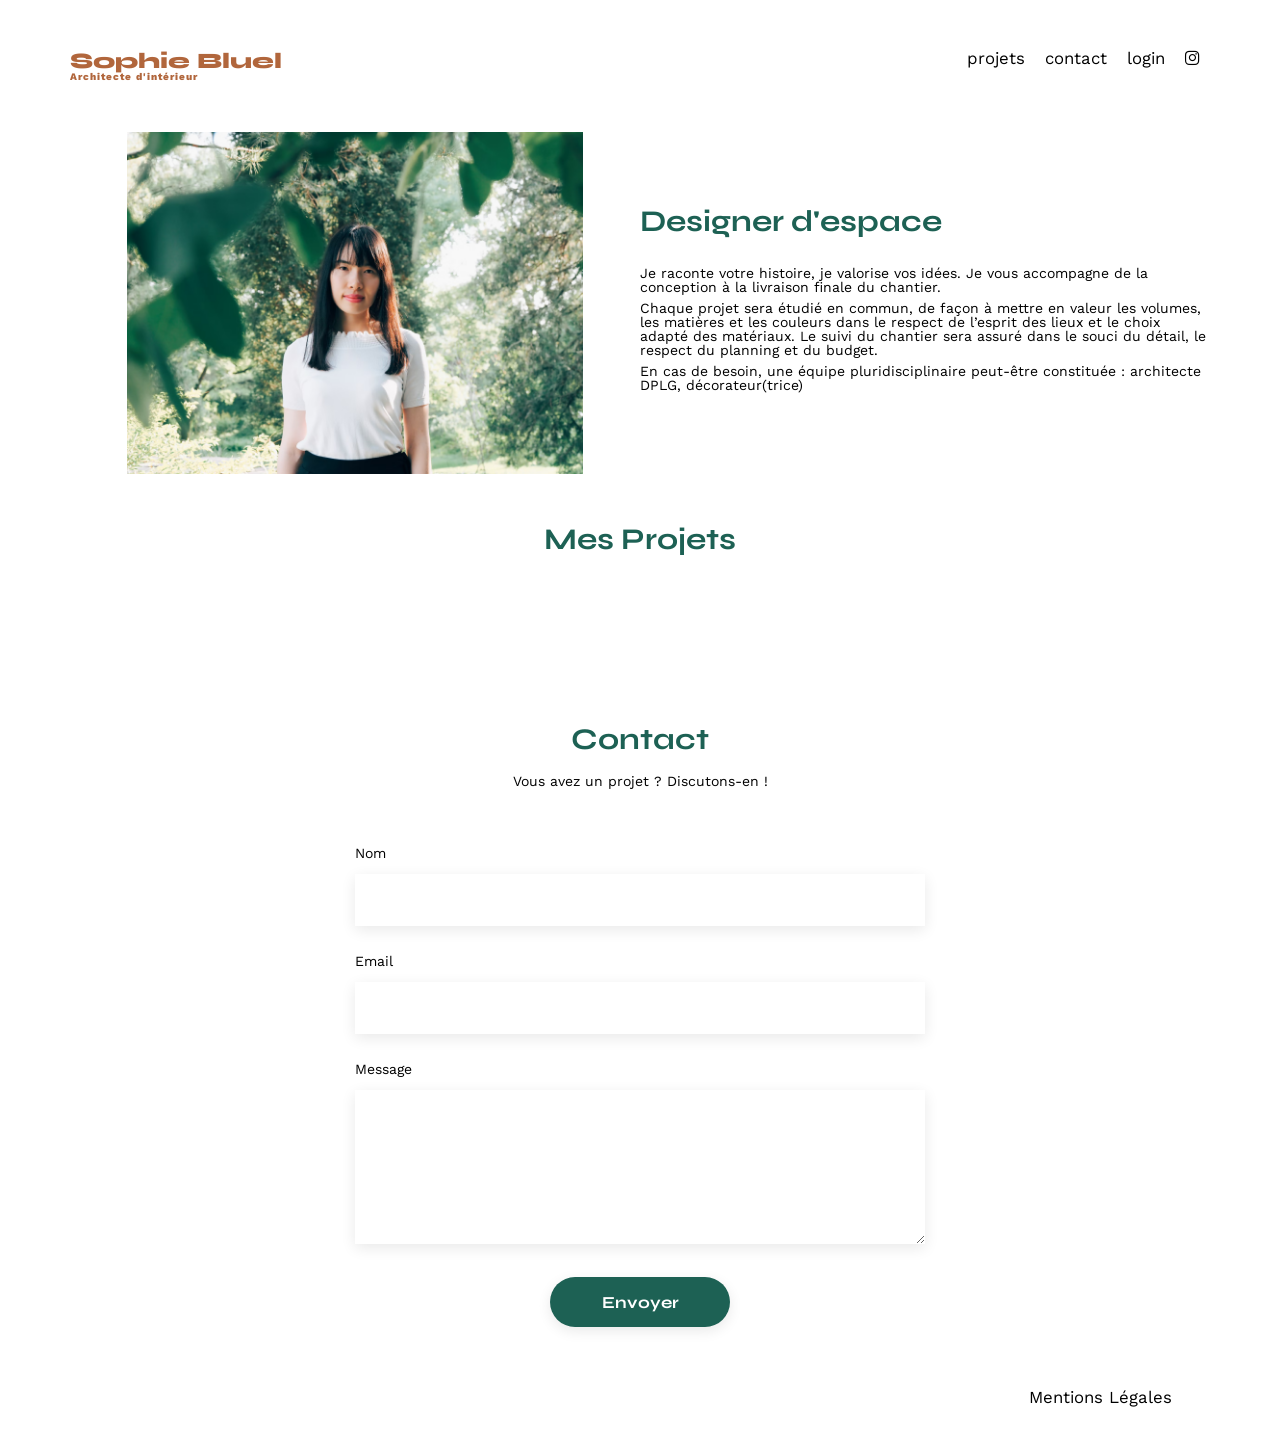
<file: FrontEnd/index.html>
<!doctype html>
<html lang="fr">
  <head>
    <meta charset="UTF-8" />
    <title>Sophie Bluel - Architecte d'intérieur</title>
    <meta name="viewport" content="width=device-width, initial-scale=1.0" />
    <link rel="preconnect" href="https://fonts.googleapis.com" />
    <link rel="preconnect" href="https://fonts.gstatic.com" crossorigin />
    <link
      href="https://fonts.googleapis.com/css2?family=Syne:wght@700;800&family=Work+Sans&display=swap"
      rel="stylesheet"
    />
    <meta name="description" content="" />
    <link rel="stylesheet" href="./assets/style.css" />
    <link
      rel="stylesheet"
      href="https://cdnjs.cloudflare.com/ajax/libs/font-awesome/6.5.0/css/all.min.css"
    />
  </head>
  <body>
    <div id="editor-mode">
      <i class="fa-regular fa-pen-to-square" style="color: #ffffff"></i>
      Mode édition
    </div>
    <div class="body-container">
      <!-- i changed this so that i dont need to use viewport width vw, not expert with this    -->
      <header>
        <h1>Sophie Bluel <span>Architecte d'intérieur</span></h1>
        <nav>
          <ul>
            <li>projets</li>
            <li>contact</li>
            <li id="login"><a href="./login.html">login</a></li>
            <li>
              <i class="fa-brands fa-instagram" style="color: #000000"></i>
            </li>
          </ul>
        </nav>
      </header>
      <main>
        <section id="introduction">
          <figure>
            <img src="./assets/images/sophie-bluel.png" alt="" />
          </figure>
          <article>
            <h2>Designer d'espace</h2>
            <p>
              Je raconte votre histoire, je valorise vos idées. Je vous
              accompagne de la conception à la livraison finale du chantier.
            </p>
            <p>
              Chaque projet sera étudié en commun, de façon à mettre en valeur
              les volumes, les matières et les couleurs dans le respect de
              l’esprit des lieux et le choix adapté des matériaux. Le suivi du
              chantier sera assuré dans le souci du détail, le respect du
              planning et du budget.
            </p>
            <p>
              En cas de besoin, une équipe pluridisciplinaire peut-être
              constituée : architecte DPLG, décorateur(trice)
            </p>
          </article>
        </section>
        <section id="portfolio">
          <div class="projet-header">
            <h2>Mes Projets</h2>
            <button class="editor-button">
              <i class="fa-regular fa-pen-to-square"></i>
              <span> modifier</span>
            </button>
          </div>
          <div class="filters"></div>
          <div class="gallery"></div>
        </section>
        <section id="contact">
          <h2>Contact</h2>
          <p>Vous avez un projet ? Discutons-en !</p>
          <form action="#" method="post">
            <label for="name">Nom</label>
            <input type="text" name="name" id="name" />
            <label for="email">Email</label>
            <input type="email" name="email" id="email" />
            <label for="message">Message</label>
            <textarea
              name="message"
              id="message"
              cols="30"
              rows="10"
            ></textarea>
            <input type="submit" value="Envoyer" />
          </form>
        </section>
      </main>

      <footer>
        <nav>
          <ul>
            <li>Mentions Légales</li>
          </ul>
        </nav>
      </footer>
    </div>

    <div class="modal-overlay hidden">
      <div class="modal">
        <div class="modal-header">
          <button class="modal-back hidden" type="button">
            <i class="fa-solid fa-arrow-left"></i>
          </button>

          <h2 class="modal-title">Galerie photo</h2>

          <button class="modal-close" type="button">
            <i class="fa-solid fa-xmark"></i>
          </button>
        </div>

        <section class="modal-gallery">
          <div class="modal-gallery-grid">
            <!-- Miniatures ajoutées en JS -->
          </div>

          <hr class="modal-separator" />

          <button class="btn-add-photo" type="button">Ajouter une photo</button>
        </section>

        <section class="modal-form hidden">
          <form id="add-work-form">
            <div class="upload-zone">
              <i class="fa-regular fa-image upload-icon"></i>

              <label for="work-image" class="upload-label">
                + Ajouter photo
              </label>

              <input
                type="file"
                id="work-image"
                accept="image/png, image/jpeg"
              />

              <p class="upload-info">jpg, png : 4mo max</p>

              <img class="preview-image hidden" alt="Aperçu de l’image" />
            </div>
            <p class="upload-error hidden"></p>
            <label for="work-title">Titre</label>
            <input type="text" id="work-title" />

            <label for="work-category">Catégorie</label>
            <select id="work-category">
              <option value=""></option>
            </select>

            <hr class="modal-separator" />

            <button type="submit" class="btn-submit" disabled>Valider</button>
          </form>
        </section>
      </div>
    </div>
    <script src="main.js"></script>
  </body>
</html>
</file>
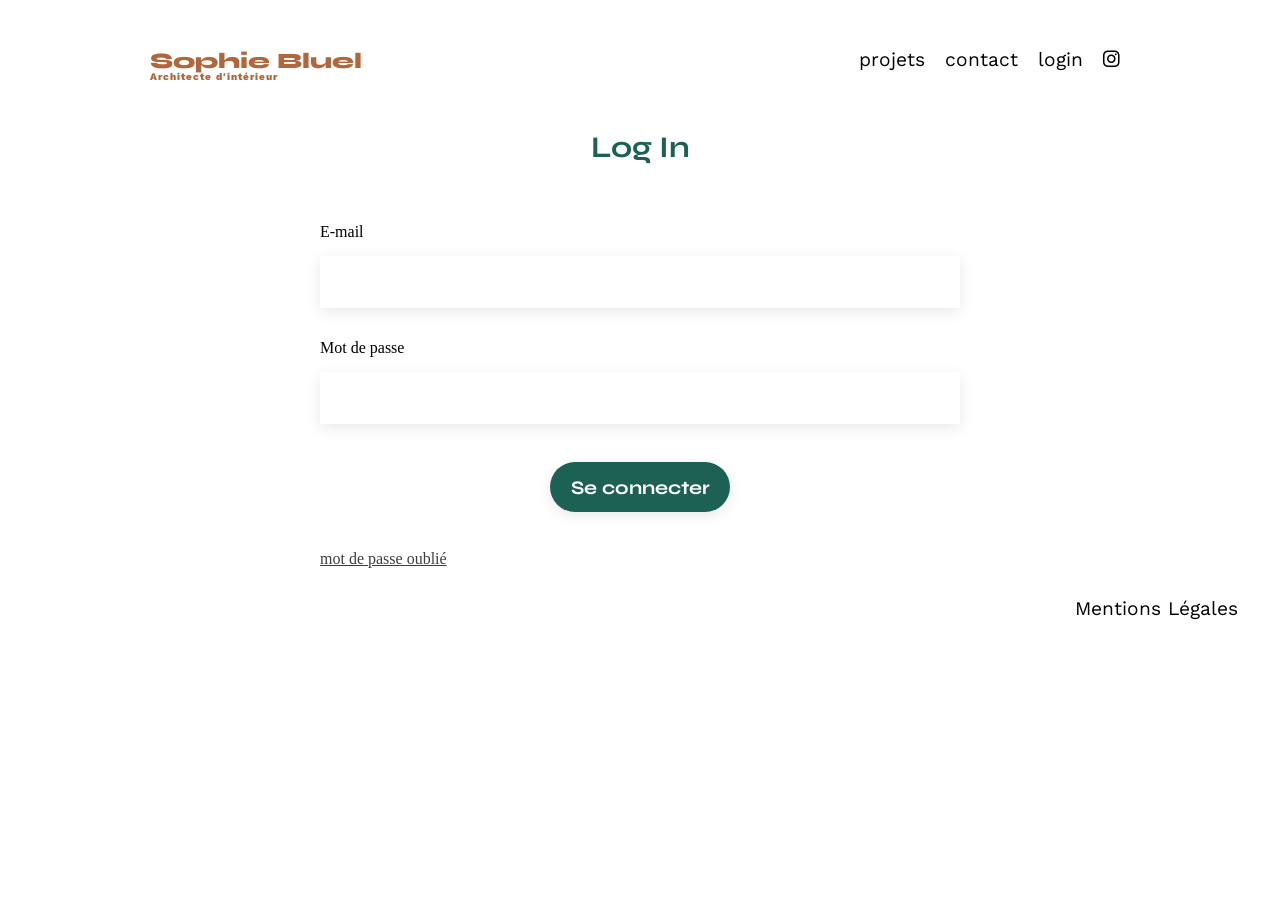
<file: FrontEnd/login.html>
<!DOCTYPE html>
<html lang="fr">

<head>
	<meta charset="UTF-8">
	<title>Sophie Bluel - Architecte d'intérieur</title>
	<meta name="viewport" content="width=device-width, initial-scale=1.0">
	<link rel="preconnect" href="https://fonts.googleapis.com">
	<link rel="preconnect" href="https://fonts.gstatic.com" crossorigin>
	<link href="https://fonts.googleapis.com/css2?family=Syne:wght@700;800&family=Work+Sans&display=swap"
		rel="stylesheet">
	<meta name="description" content="">
	<link rel="stylesheet" href="./assets/style.css">
	<link rel="stylesheet" href="https://cdnjs.cloudflare.com/ajax/libs/font-awesome/6.5.0/css/all.min.css">
</head>

<body>
	<header class="login-header">
		<h1>Sophie Bluel <span>Architecte d'intérieur</span></h1>
		<nav>
			<ul>
				<li>projets</li>
				<li>contact</li>
				<li id="login">login</li>
				<li><i class="fa-brands fa-instagram" style="color: #000000;"></i></li>
			</ul>
		</nav>
	</header>
	<div id="login-container">
		<h2> Log In</h2>
		<form id="login-form">
			<label> E-mail</label>
			<input type="text" id="email">
			<label> Mot de passe</label>
			<input type="password" id="password">
			<p id="error-message" style="display:none; color:red;">Email ou mot de passe incorrect</p>
			<input type="submit" value="Se connecter">
		</form>
		<a href="motdepassoublier"> mot de passe oublié</a>
	</div>

	<footer>
		<nav>
			<ul>
				<li>Mentions Légales</li>
			</ul>
		</nav>
	</footer>
	
</body>
<script src="./login.js"></script>
</file>
<file: FrontEnd/assets/style.css>
/* http://meyerweb.com/eric/tools/css/reset/
   v2.0 | 20110126
   License: none (public domain)
*/

html,
body,
div,
span,
applet,
object,
iframe,
h1,
h2,
h3,
h4,
h5,
h6,
p,
blockquote,
pre,
a,
abbr,
acronym,
address,
big,
cite,
code,
del,
dfn,
em,
img,
ins,
kbd,
q,
s,
samp,
small,
strike,
strong,
sub,
sup,
tt,
var,
b,
u,
i,
center,
dl,
dt,
dd,
ol,
ul,
li,
fieldset,
form,
label,
legend,
table,
caption,
tbody,
tfoot,
thead,
tr,
th,
td,
article,
aside,
canvas,
details,
embed,
figure,
figcaption,
footer,
header,
hgroup,
menu,
nav,
output,
ruby,
section,
summary,
time,
mark,
audio,
video {
  margin: 0;
  padding: 0;
  border: 0;
  font-size: 100%;
  font: inherit;
  vertical-align: baseline;
}
/* HTML5 display-role reset for older browsers */
article,
aside,
details,
figcaption,
figure,
footer,
header,
hgroup,
menu,
nav,
section {
  display: block;
}
body {
  line-height: 1;
}
ol,
ul {
  list-style: none;
}
blockquote,
q {
  quotes: none;
}
blockquote:before,
blockquote:after,
q:before,
q:after {
  content: "";
  content: none;
}
table {
  border-collapse: collapse;
  border-spacing: 0;
}
/** end reset css**/
.body-container {
  /* i changed the body rules to this container sothat the editor mode can have the width max*/
  max-width: 1140px;
  margin: auto;
  font-family: "Work Sans";
  font-size: 14px;
}
header {
  display: flex;
  justify-content: space-between;
  margin: 50px 0;
}
section {
  margin: 50px 0;
}

h1 {
  display: flex;
  flex-direction: column;
  font-family: "Syne";
  font-size: 22px;
  font-weight: 800;
  color: #b1663c;
}

h1 > span {
  font-family: "Work Sans";
  font-size: 10px;
  letter-spacing: 0.1em;
}

h2 {
  font-family: "Syne";
  font-weight: 700;
  font-size: 30px;
  color: #1d6154;
}
nav ul {
  display: flex;
  align-items: center;
}
nav li {
  padding: 0 10px;
  font-size: 1.2em;
  text-decoration: none;
}

li:hover {
  color: #b1663c;
}
#introduction {
  display: flex;
  align-items: center;
}
#introduction figure {
  flex: 1;
}
#introduction img {
  display: block;
  margin: auto;
  width: 80%;
}

#introduction article {
  flex: 1;
}
#introduction h2 {
  margin-bottom: 1em;
}

#introduction p {
  margin-bottom: 0.5em;
}
#portfolio h2 {
  text-align: center;
}
.gallery {
  width: 100%;
  display: grid;
  grid-template-columns: 1fr 1fr 1fr;
  grid-column-gap: 20px;
  grid-row-gap: 20px;
}

.gallery img {
  width: 100%;
}
#contact {
  width: 50%;
  margin: auto;
}
#contact > * {
  text-align: center;
}
#contact h2 {
  margin-bottom: 20px;
}
#contact form {
  text-align: left;
  margin-top: 30px;
  display: flex;
  flex-direction: column;
}

#contact input {
  height: 50px;
  font-size: 1.2em;
  border: none;
  box-shadow: 0px 4px 14px rgba(0, 0, 0, 0.09);
}
#contact label {
  margin: 2em 0 1em 0;
}
#contact textarea {
  border: none;
  box-shadow: 0px 4px 14px rgba(0, 0, 0, 0.09);
}

input[type="submit"] {
  font-family: "Syne";
  font-weight: 700;
  color: white;
  background-color: #1d6154;
  margin: 2em auto;
  width: 180px;
  text-align: center;
  border-radius: 60px;
}

footer nav ul {
  display: flex;
  justify-content: flex-end;
  margin: 2em;
}
/* i took the part of the contact form css bc it might be the same or almost the same as i need to do the login part8*/
#login-container {
  width: 50%;
  margin: auto;
}
#login-container > * {
  text-align: center;
}
#login-container h2 {
  margin-bottom: 20px;
}
#login-container form {
  text-align: left;
  margin-top: 30px;
  display: flex;
  flex-direction: column;
}

#login-container input {
  height: 50px;
  font-size: 1.2em;
  border: none;
  box-shadow: 0px 4px 14px rgba(0, 0, 0, 0.09);
}
#login-container label {
  margin: 2em 0 1em 0;
}
#login-container textarea {
  border: none;
  box-shadow: 0px 4px 14px rgba(0, 0, 0, 0.09);
}
#login-container a {
  text-decoration: underline;
  color: #3d3d3d;
  text-align: center;
}
#editor-mode {
  display: none;
  justify-content: center;
  align-items: center;
  background-color: black;
  color: white;
  width: 100%;
  height: 59px;
  gap: 5px;

  font-family: 'Work Sans', sans-serif;
  font-size: 16px;
  font-weight: 400;
  text-align: center;
}

.editor-button {
  display: none;
  color: black;
  gap: 5px;
  align-items: center;
  justify-content: center;
  background: none;
  border: none;
  cursor: pointer;
}
.projet-header {
  display: flex;
  align-items: center;
  gap: 25px;
  justify-content: center;
  margin-bottom: 90px;
}
.login-header {
  padding: 0 150px;
}
.filters button:hover {
  background-color: #1d6154;
  color: white;
}
.filters {
  display: flex;
  gap: 15px;
  justify-content: center;
  margin-bottom: 30px;
}

.filters button {
  padding: 10px 30px;
  border-radius: 25px;
  border: 1px solid #1d6154;
  color: #1d6154;
  background: none;
  cursor: pointer;
  font-size: 16px;
  font-weight: 700;
  font-family: Syne;
}

.filters button.active {
  background-color: #1d6154;
  color: white;
}
nav li a {
  text-decoration: none;
  color: black;
}
nav li a:hover {
  color: #b1663c;
}
nav li {
  font-family: work Sans;
}

/* =========================
   MODALE
========================= */

.modal-overlay {
  position: fixed;
  inset: 0;
  background-color: #0000004d;
  display: flex;
  justify-content: center;
  align-items: center;
  z-index: 1000;
}

.modal {
  position: relative;
  width: 630px;
  max-width: 90%;
  height: 688px;
  max-height: 90vh;
  background-color: #ffffff;
  border-radius: 10px;
  box-sizing: border-box;
  padding-top: 48px;
  overflow: hidden;
}

.modal-title {
  font-family: "Work Sans", sans-serif;
  font-weight: 400;
  font-size: 26px;
  line-height: 100%;
  text-align: center;
  color: #000000;
  margin: 0 0 46px 0;
}

.modal-close,
.modal-back {
  position: absolute;
  top: 26px;
  background: none;
  border: none;
  color: #000000;
  cursor: pointer;
  padding: 0;
}

.modal-close {
  right: 30px;
  font-size: 20px;
}

.modal-back {
  left: 30px;
  font-size: 21px;
}

/* Vue galerie */

.modal-gallery-grid {
  width: 420px;
  margin: 0 auto;
  display: grid;
  grid-template-columns: repeat(5, 76.86px);
  gap: 29px 9px;
}

.modal-work {
  position: relative;
  width: 76.86px;
  height: 102.57px;
}

.modal-work img {
  width: 76.86px;
  height: 102.57px;
  object-fit: cover;
  display: block;
}

.delete-work {
  position: absolute;
  top: 6px;
  right: 6px;
  width: 17px;
  height: 17px;
  background-color: #000000;
  color: #ffffff;
  border: none;
  padding: 0;
  display: flex;
  justify-content: center;
  align-items: center;
  font-size: 10px;
  cursor: pointer;
}

.modal-separator {
  width: 420px;
  height: 1px;
  border: none;
  background-color: #b3b3b3;
  margin: 67px auto 28px auto;
}

.btn-add-photo {
  width: 237px;
  height: 36px;
  border-radius: 60px;
  border: none;
  background-color: #1d6154;
  color: #ffffff;
  font-family: "Syne", sans-serif;
  font-size: 14px;
  cursor: pointer;
  display: block;
  margin: 0 auto;
}

/* Vue formulaire */
.upload-error {
  color: red;
  font-size: 12px;
  margin-top: 8px;
  text-align: center;
}
.modal-form form {
  width: 420px;
  margin: 0 auto;
  display: flex;
  flex-direction: column;
}

.upload-zone {
  width: 420px;
  height: 169px;
  background-color: #e8f1f6;
  border-radius: 3px;
  display: flex;
  flex-direction: column;
  justify-content: center;
  align-items: center;
  overflow: hidden;
  margin-bottom: 30px;
}

.upload-icon {
  font-size: 58px;
  color: #b9c5cc;
  margin-bottom: 12px;
}

.upload-zone input[type="file"] {
  display: none;
}

.upload-label {
  width: 173px;
  height: 36px;
  border-radius: 50px;
  background-color: #cbd6dc;
  color: #306685;
  font-family: "Work Sans", sans-serif;
  font-size: 14px;
  display: flex;
  justify-content: center;
  align-items: center;
  cursor: pointer;
  margin-bottom: 7px;
}

.upload-info {
  font-family: "Work Sans", sans-serif;
  font-size: 10px;
  line-height: 100%;
  text-align: center;
  color: #444444;
  margin: 0;
}

.preview-image {
  max-width: 100%;
  max-height: 100%;
  object-fit: contain;
  display: block;
}

.modal-form label {
  font-family: "Work Sans", sans-serif;
  font-size: 14px;
  font-weight: 400;
  line-height: 100%;
  color: #3d3d3d;
  margin-bottom: 10px;
}

.modal-form input,
.modal-form select {
  width: 420px;
  height: 51px;
  border: none;
  background-color: #ffffff;
  box-shadow: 0px 4px 14px 0px #00000017;
  box-sizing: border-box;
  padding: 0 16px;
  font-family: "Work Sans", sans-serif;
  font-size: 14px;
  margin-bottom: 21px;
}

.btn-submit {
  width: 237px;
  height: 36px;
  border-radius: 60px;
  border: none;
  background-color: #1d6154;
  color: #ffffff;
  font-family: "Syne", sans-serif;
  font-size: 14px;
  cursor: pointer;
  display: block;
  margin: 4px auto 0 auto;
}

.btn-submit:disabled {
  background-color: #a7a7a7;
  cursor: default;
}

.hidden {
  display: none;
}
</file>
